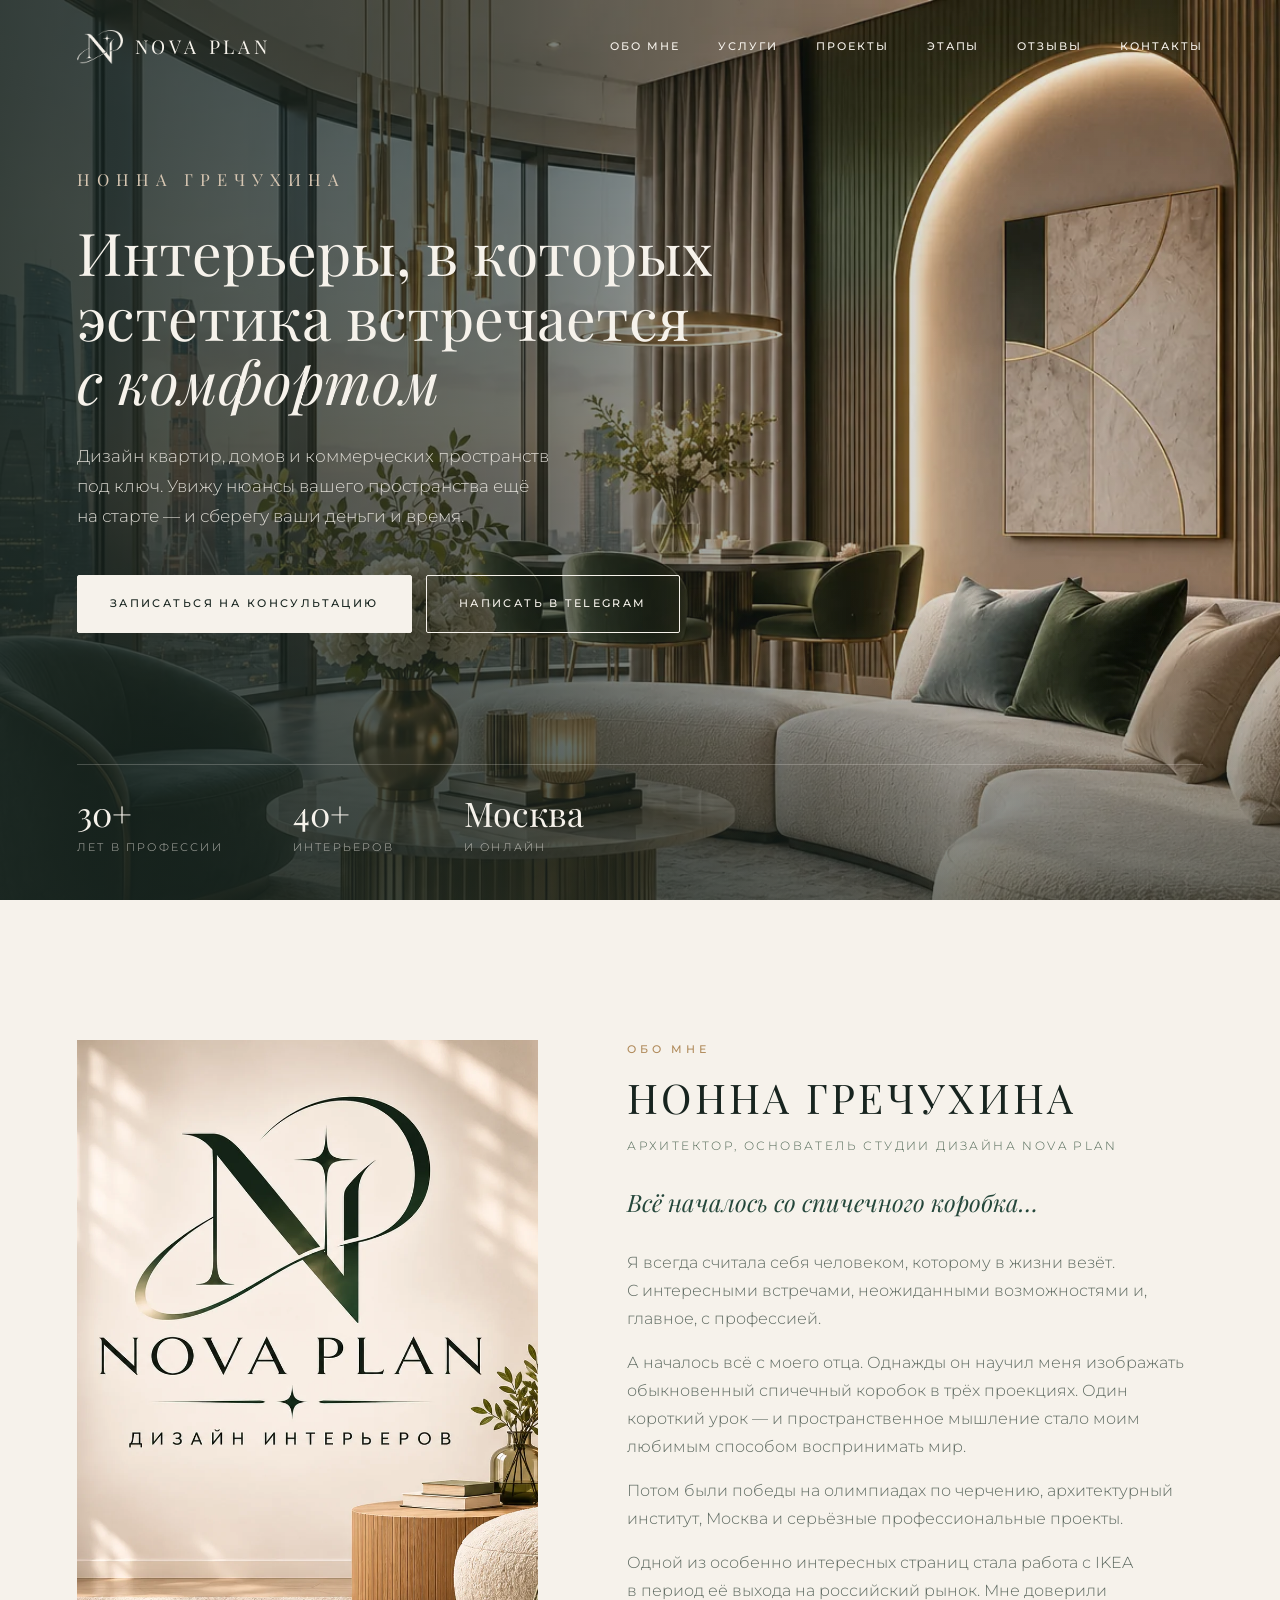
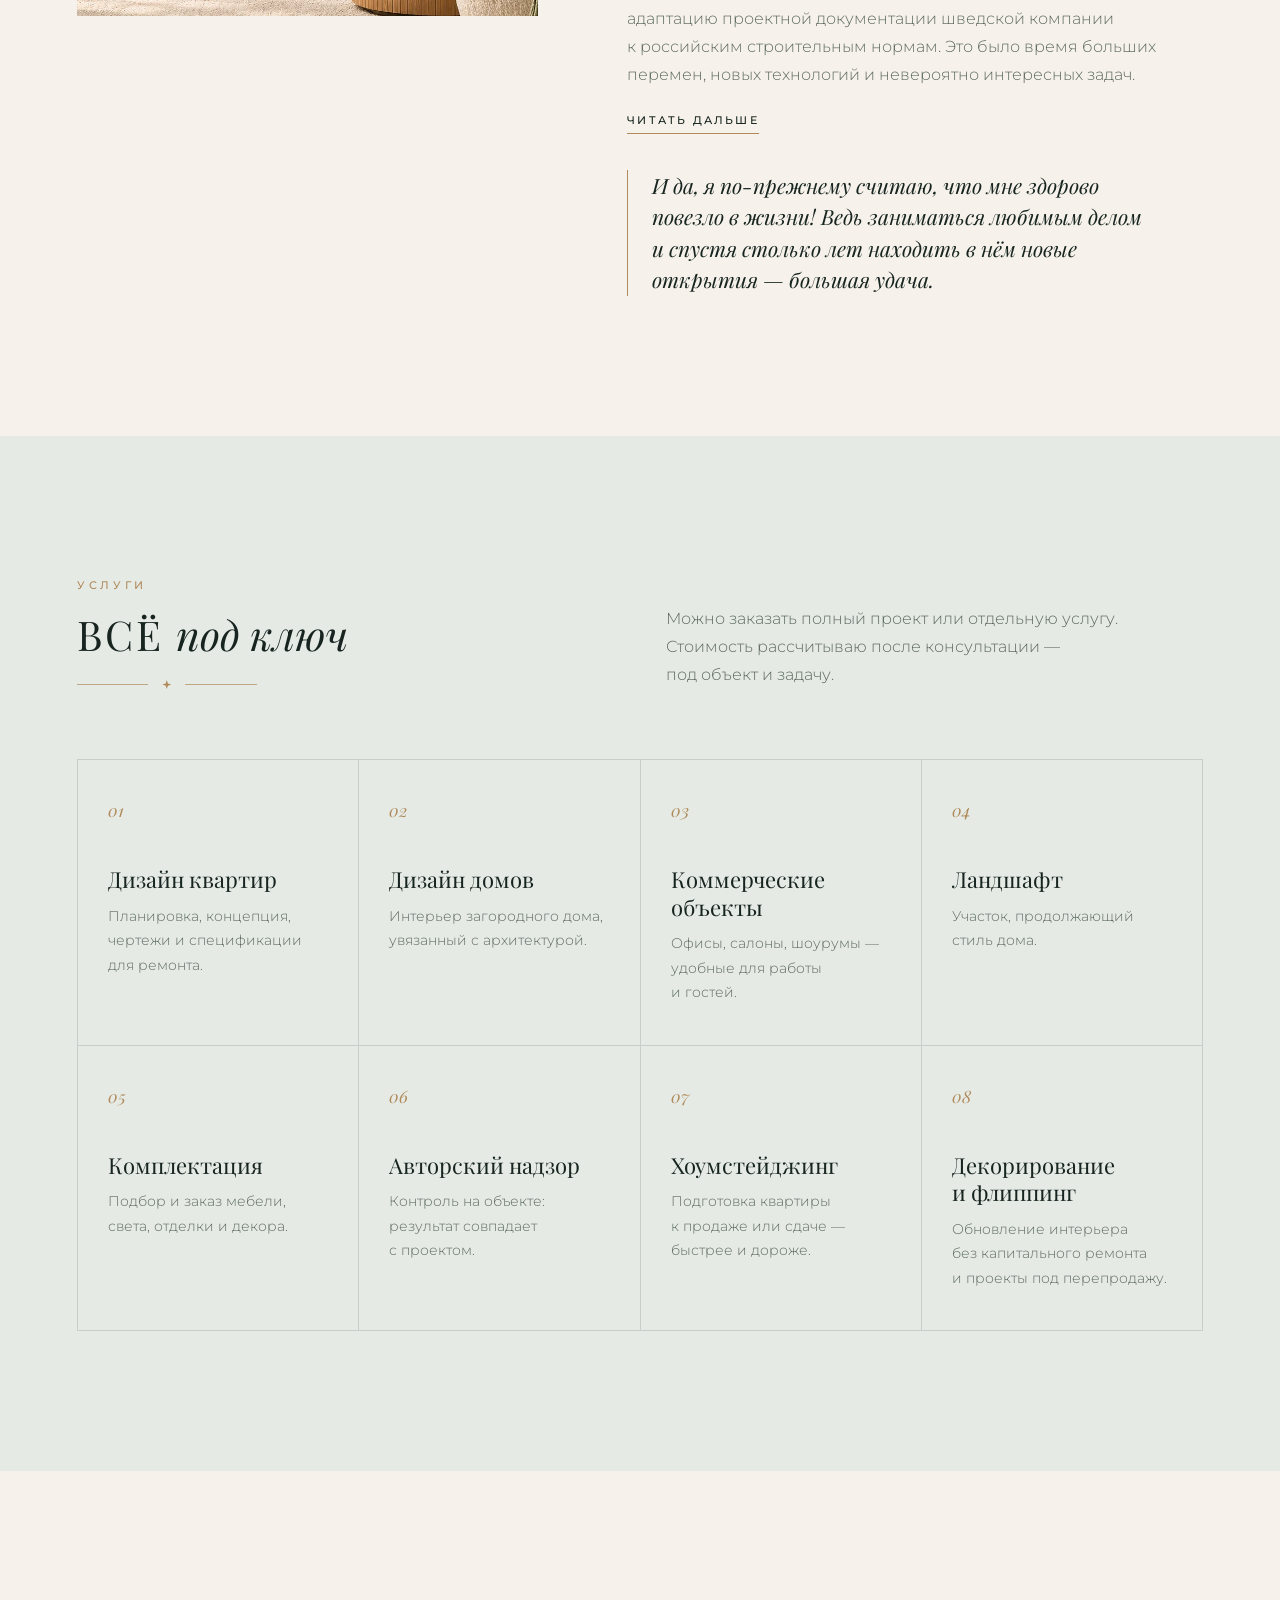
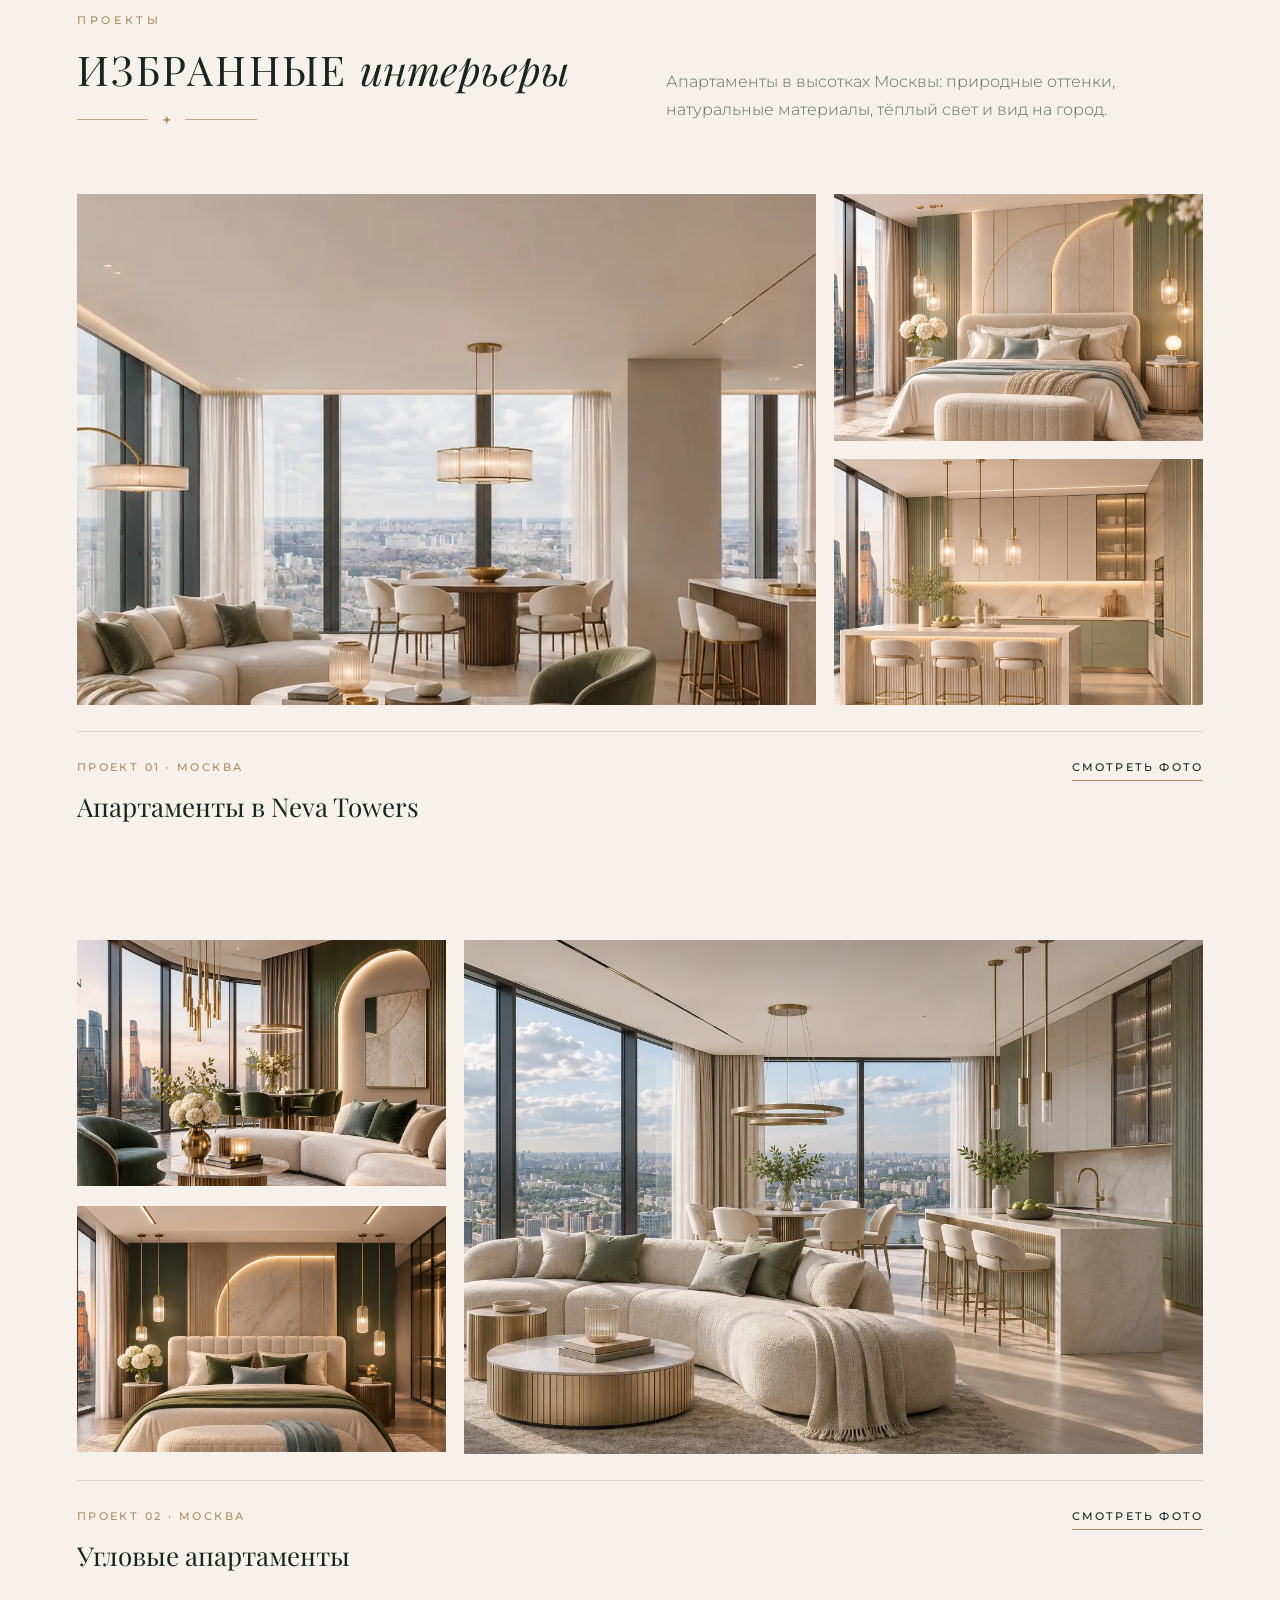
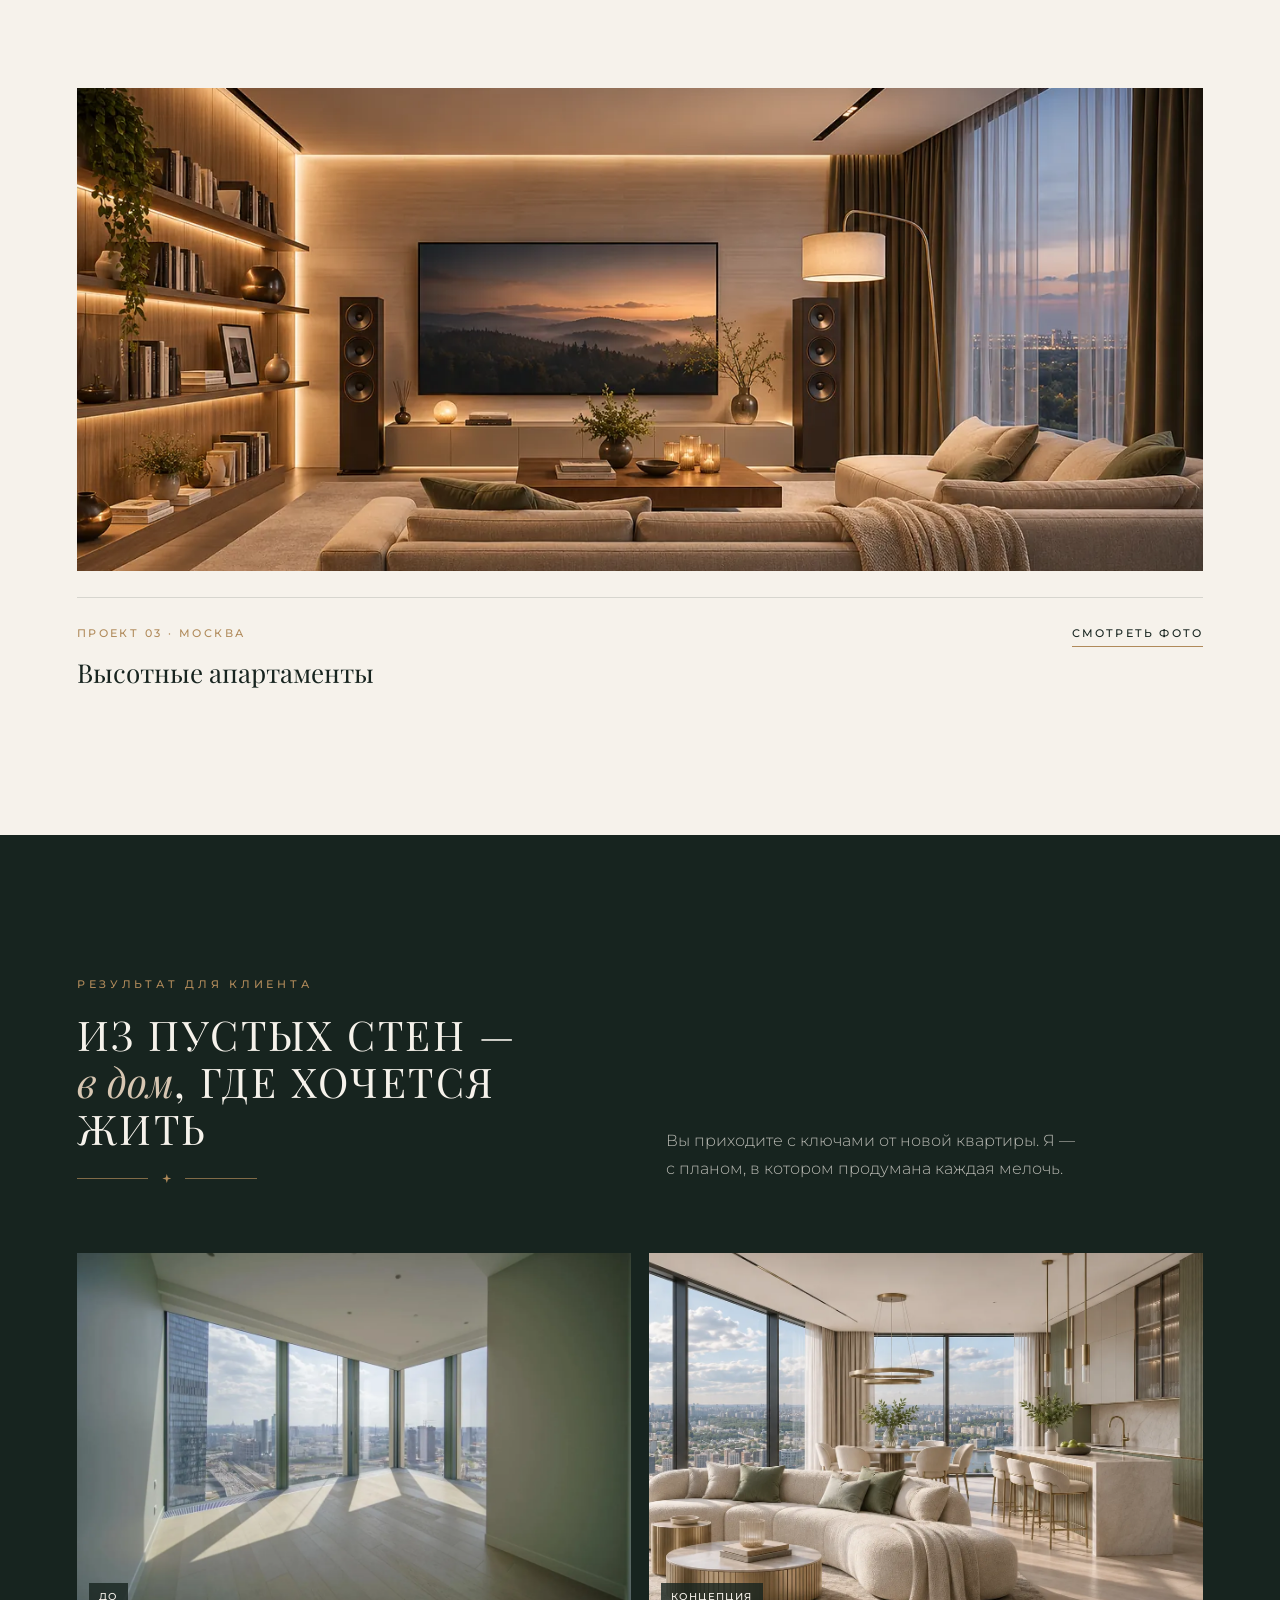
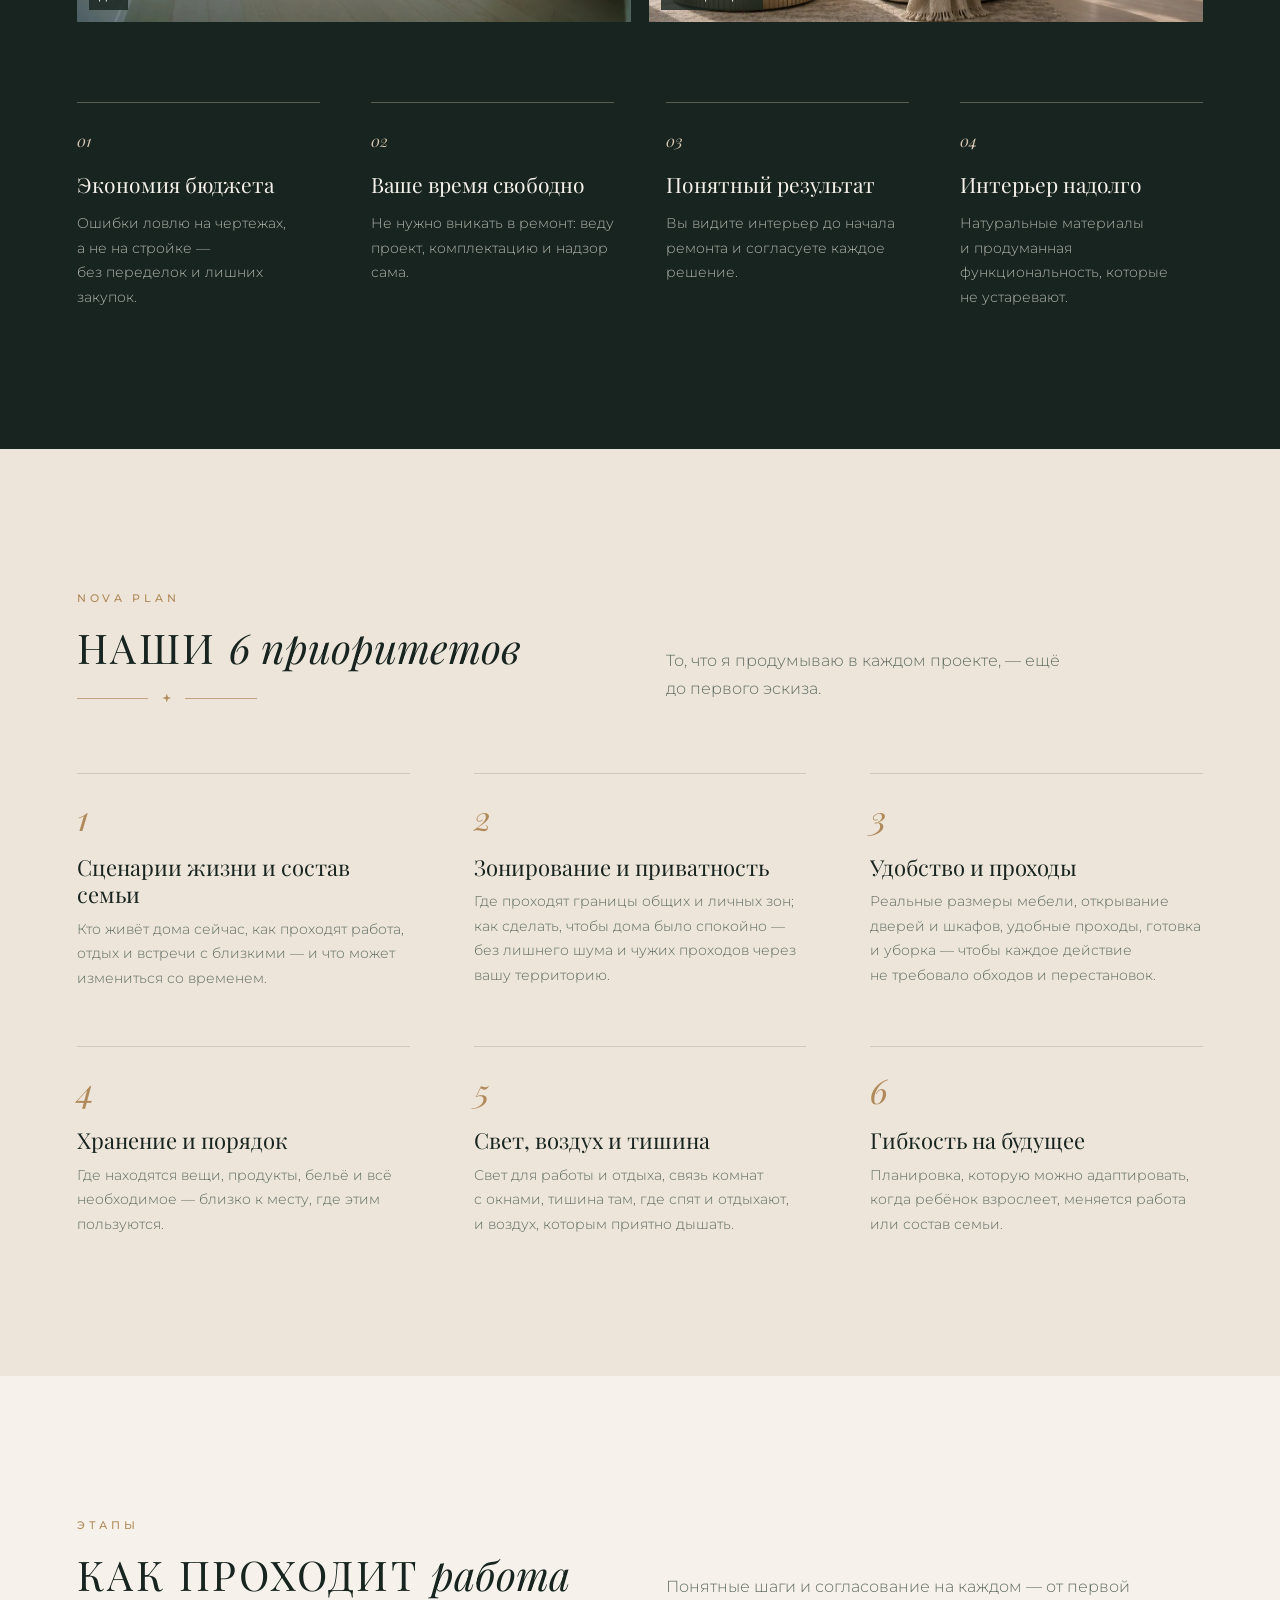
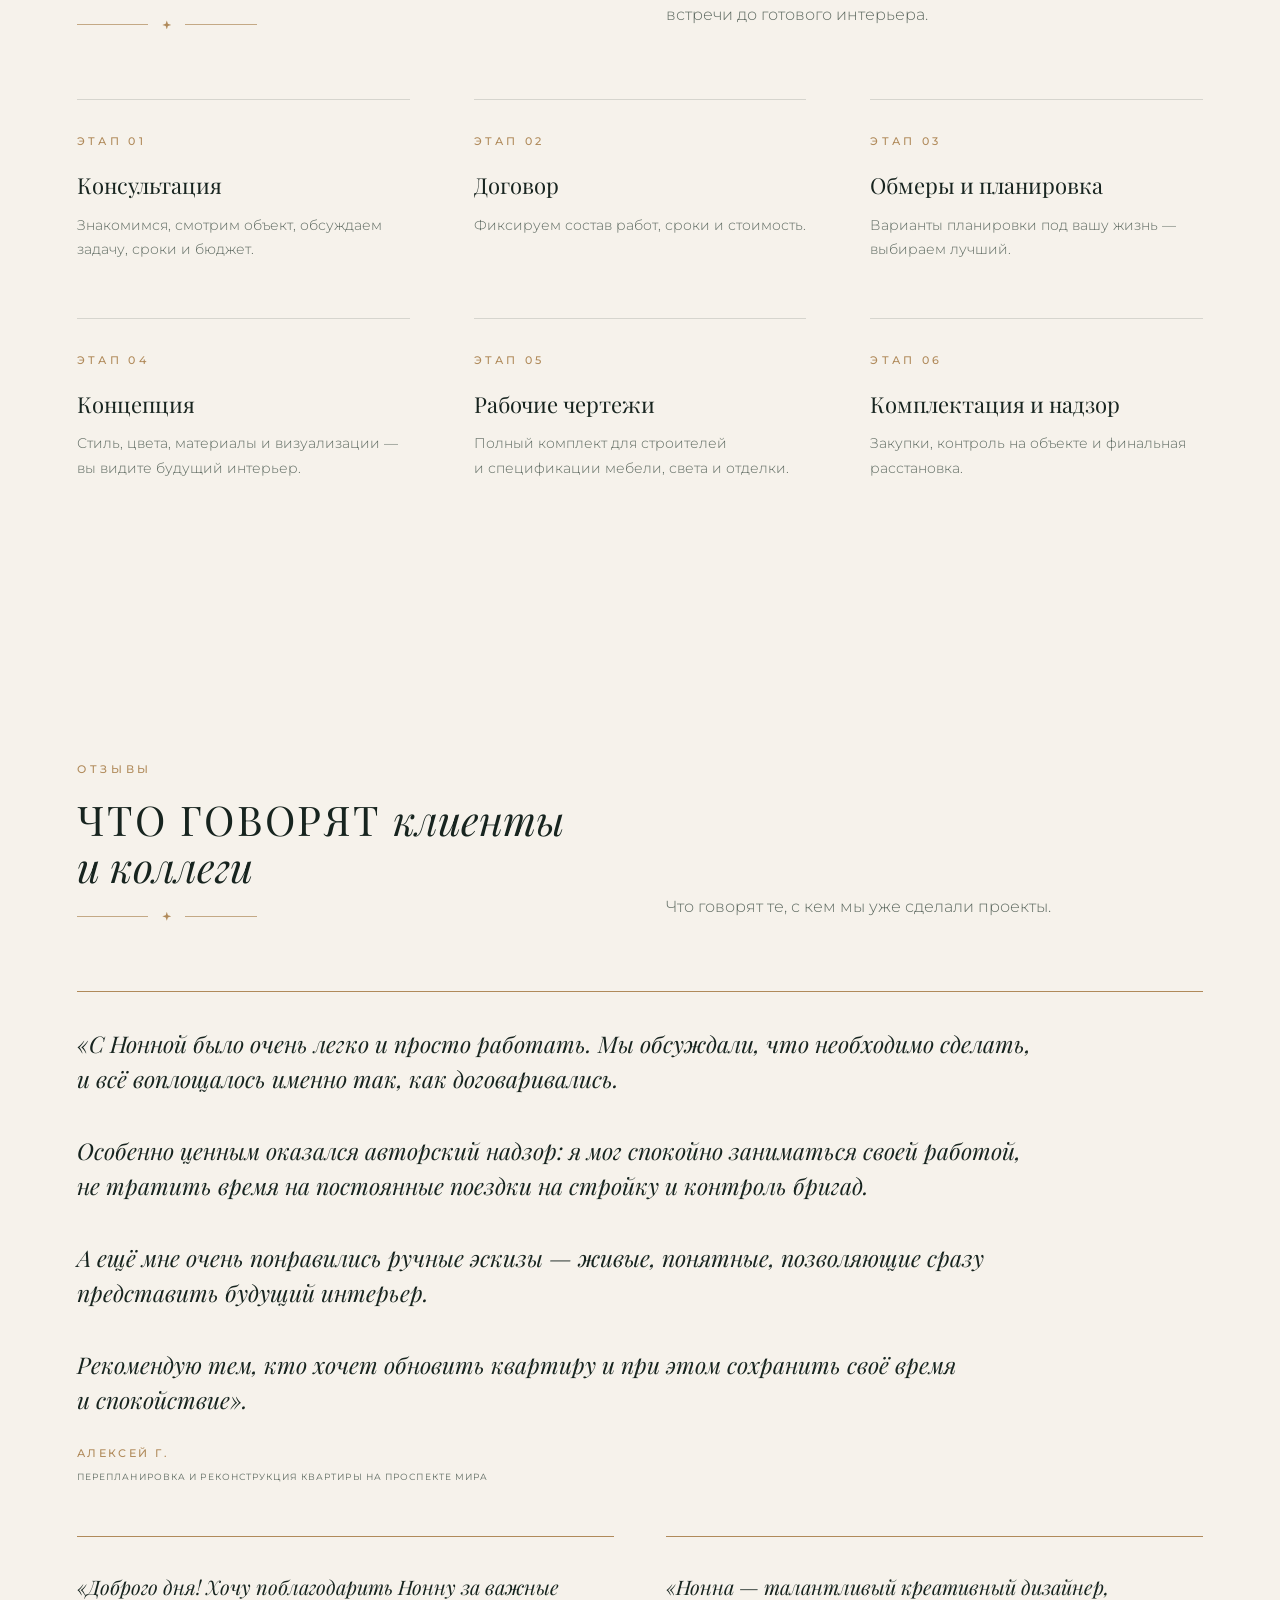
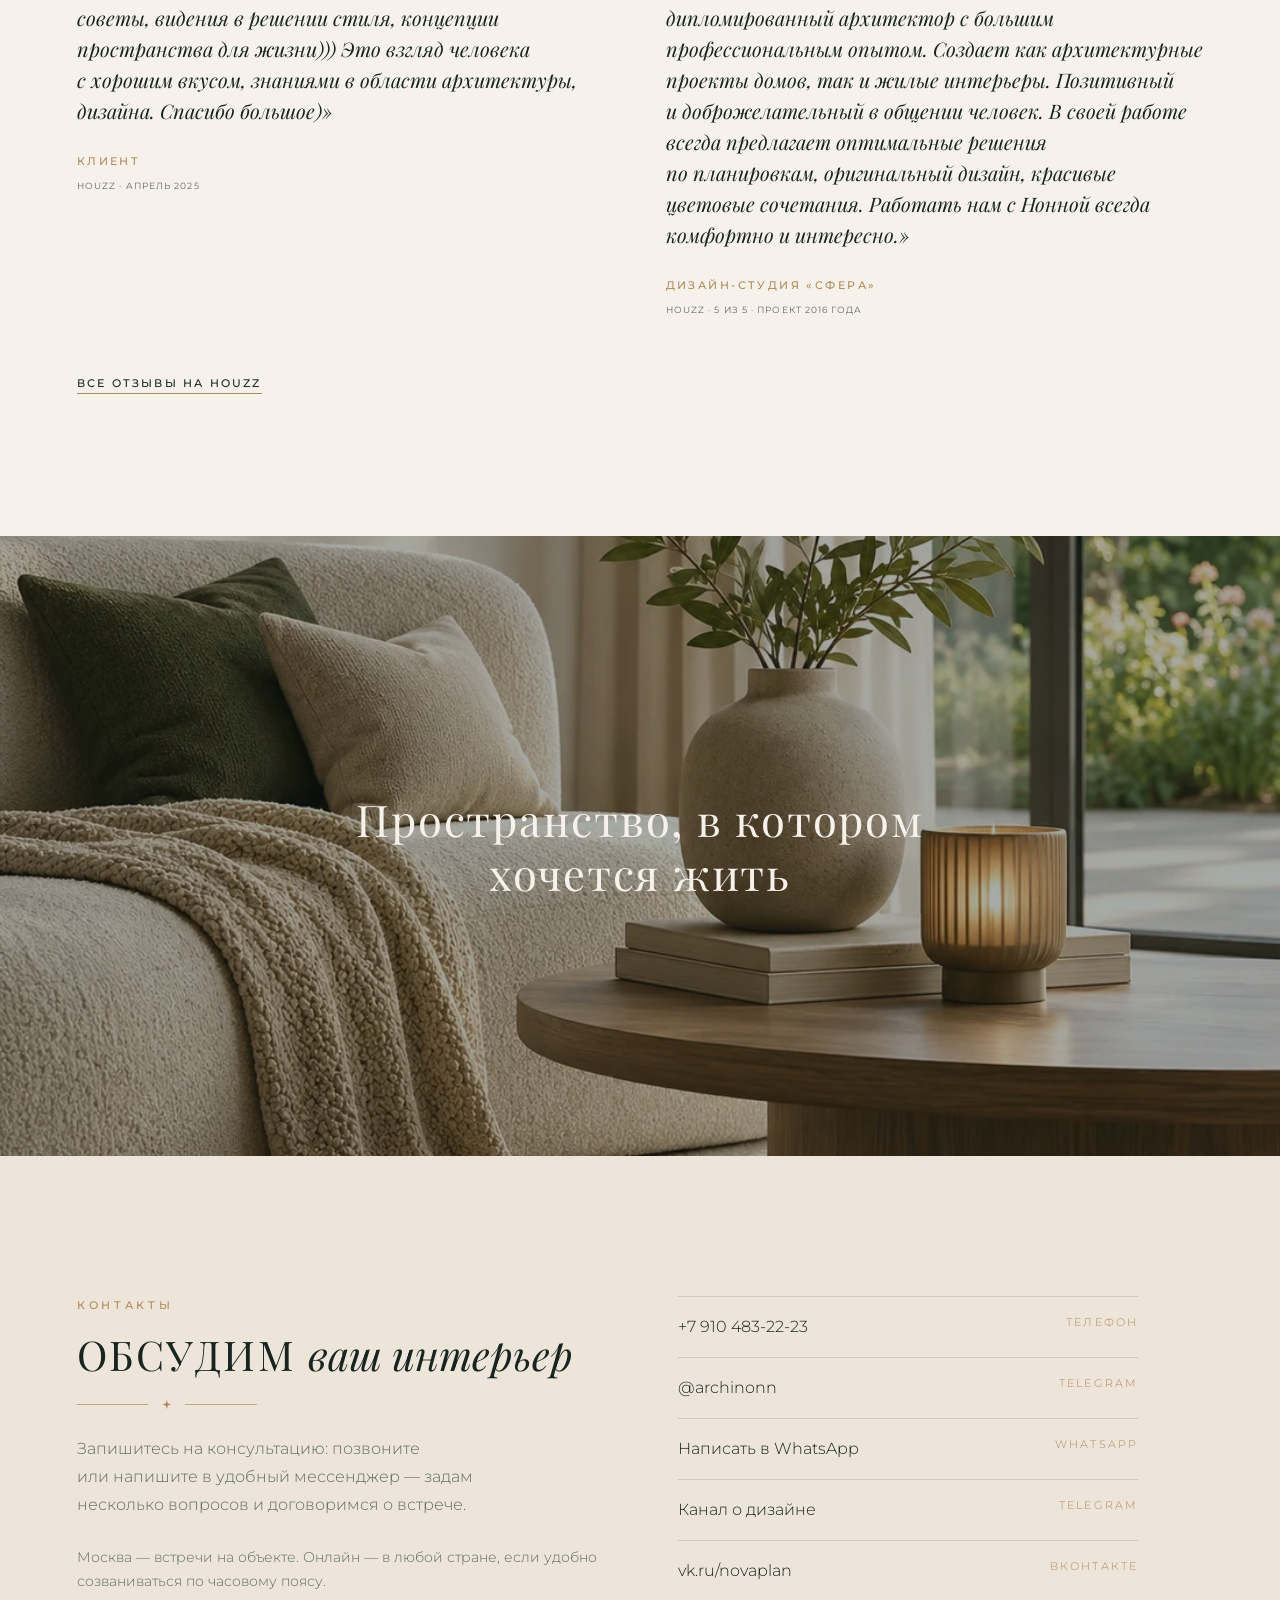
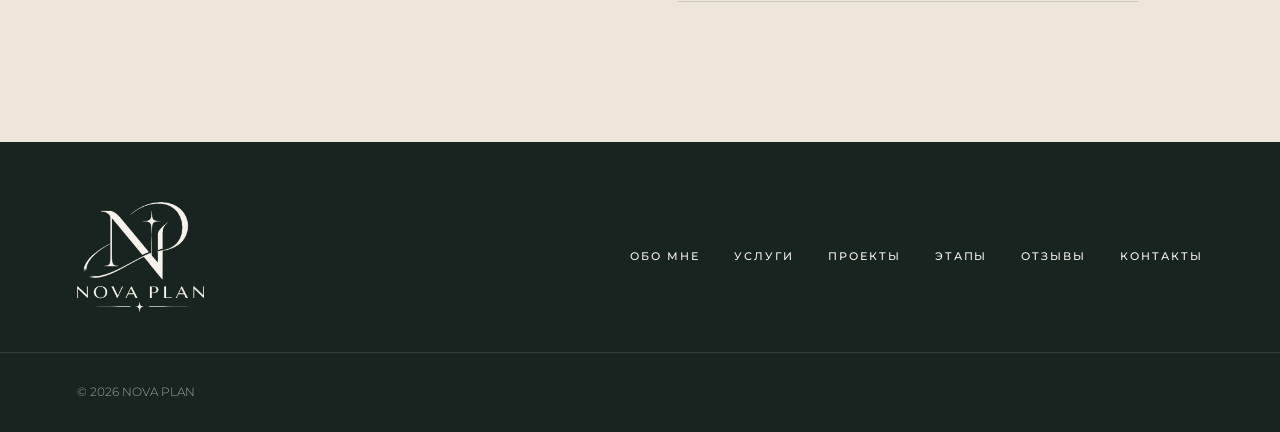
<file: index.html>
<!doctype html>
<html lang="ru">
<head>
<meta charset="utf-8">
<meta name="viewport" content="width=device-width, initial-scale=1">
<title>NOVA PLAN — студия дизайна интерьеров Нонны Гречухиной</title>
<meta name="description" content="Дизайн интерьеров квартир, домов и коммерческих пространств под ключ. Архитектор Нонна Гречухина, более 30 лет в профессии. Москва и онлайн.">
<meta property="og:type" content="website">
<meta property="og:title" content="NOVA PLAN — дизайн интерьеров под ключ">
<meta property="og:description" content="Интерьеры, в которых эстетика встречается с комфортом. Нонна Гречухина, архитектор и дизайнер.">
<meta property="og:image" content="img/og.jpg">
<meta property="og:locale" content="ru_RU">
<link rel="icon" type="image/png" href="favicon.png">
<link rel="apple-touch-icon" href="apple-touch-icon.png">
<link rel="stylesheet" href="fonts/fonts.css">
<style>
  :root { --paper:#F6F2EB; --sand:#EDE5D9; --mist:#E5EAE5; --ink:#17241F; --green:#25473B; --sage:#526957; --muted:#5f6b62;
    --gold:#B08A5A; --line:rgba(23,36,31,.14); --t:.4s cubic-bezier(.25,.6,.3,1); }
  * { box-sizing:border-box; margin:0; padding:0; }
  html { scroll-behavior:smooth; }
  body { background:var(--paper); color:var(--ink); font-family:'Montserrat',Arial,sans-serif; font-weight:300; font-size:16px; line-height:1.75; overflow-x:hidden; }
  a { color:inherit; }
  button { font:inherit; color:inherit; background:none; border:0; cursor:pointer; }
  img { display:block; width:100%; height:100%; object-fit:cover; }
  .wrap { padding-left:6vw; padding-right:6vw; }

  /* Общие элементы */
  .kicker { font-size:11px; font-weight:500; letter-spacing:.34em; text-transform:uppercase; color:var(--gold); }
  h2 { font-family:'Playfair Display',serif; font-weight:400; font-size:clamp(30px,3.2vw,48px); line-height:1.15; margin-top:16px; text-transform:uppercase; letter-spacing:.06em; }
  h2 em, h1 em { font-style:italic; text-transform:none; letter-spacing:0; }
  .star { display:flex; align-items:center; gap:14px; margin-top:22px; width:180px; color:var(--gold); }
  .star:before, .star:after { content:""; flex:1; height:1px; background:currentColor; opacity:.7; }
  .star i { width:9px; height:9px; background:currentColor; clip-path:polygon(50% 0,62% 38%,100% 50%,62% 62%,50% 100%,38% 62%,0 50%,38% 38%); }
  .center .star { margin-left:auto; margin-right:auto; }
  .btn { display:inline-block; padding:18px 32px; font-size:11px; font-weight:500; letter-spacing:.22em; text-transform:uppercase; text-decoration:none;
    border:1px solid currentColor; border-radius:2px; cursor:pointer; font-family:inherit; transition:background var(--t), color var(--t), border-color var(--t); }
  .btn.dark { background:var(--ink); color:var(--paper); border-color:var(--ink); }
  .btn.dark:hover { background:var(--green); border-color:var(--green); }
  .btn.light { background:var(--paper); color:var(--ink); border-color:var(--paper); }
  .btn.light:hover { background:transparent; color:var(--paper); }
  .btn.line:hover { background:var(--paper); color:var(--ink); border-color:var(--paper); }
  .ph { position:relative; overflow:hidden; }
  .ph img { transition:transform .9s cubic-bezier(.25,.6,.3,1); }
  .ph:hover img { transform:scale(1.03); }
  .ph img[data-lb] { cursor:zoom-in; }
  .tag { position:absolute; left:12px; bottom:12px; z-index:2; font-size:10px; font-weight:500; letter-spacing:.14em; text-transform:uppercase;
    color:var(--ink); background:rgba(246,242,235,.9); padding:5px 10px; pointer-events:none; }
  section.block { padding-top:140px; padding-bottom:140px; }
  .head { display:grid; grid-template-columns:1fr 1fr; gap:4vw; align-items:end; margin-bottom:70px; }
  .head p { color:var(--muted); max-width:470px; }
  .draft { margin-top:46px; padding:20px 24px; border-left:2px solid var(--gold); background:rgba(176,138,90,.08); font-size:14px; max-width:760px; color:var(--muted); }

  /* Появление при прокрутке */
  .js .rv { opacity:0; transform:translateY(24px); transition:opacity .9s ease, transform .9s ease; }
  .js .rv.in { opacity:1; transform:none; }

  /* Логотип и навигация */
  .logo { display:flex; align-items:center; gap:12px; text-decoration:none; white-space:nowrap; }
  .logo img { width:auto; height:34px; }
  .logo span { font-family:'Playfair Display',serif; font-size:19px; letter-spacing:.2em; }
  nav { display:flex; gap:38px; font-size:11px; font-weight:500; letter-spacing:.18em; text-transform:uppercase; }
  nav a { position:relative; text-decoration:none; padding:4px 0; }
  nav a:after { content:""; position:absolute; left:0; bottom:0; width:100%; height:1px; background:var(--gold); transform:scaleX(0); transform-origin:left;
    transition:transform var(--t); }
  nav a:hover:after { transform:scaleX(1); }
  .burger { display:none; width:44px; height:44px; position:relative; }
  .burger:before, .burger:after { content:""; position:absolute; left:9px; right:9px; height:1px; background:currentColor; transition:transform var(--t), top var(--t); }
  .burger:before { top:16px; } .burger:after { top:27px; }
  .menu-open .burger:before { top:22px; transform:rotate(45deg); }
  .menu-open .burger:after { top:22px; transform:rotate(-45deg); }

  /* Закреплённая шапка */
  .bar { position:fixed; z-index:50; top:0; left:0; right:0; display:flex; align-items:center; justify-content:space-between; gap:30px;
    padding-top:12px; padding-bottom:12px; background:rgba(246,242,235,.95); backdrop-filter:blur(10px); border-bottom:1px solid var(--line);
    transform:translateY(-101%); transition:transform var(--t); }
  .bar.show, .menu-open .bar { transform:none; }
  .bar .btn { padding:12px 20px; }
  .bar-right { display:flex; align-items:center; gap:38px; }

  /* Мобильное меню */
  .mnav { position:fixed; z-index:40; inset:0; background:var(--paper); padding:110px 20px 40px; display:flex; flex-direction:column; gap:6px;
    opacity:0; visibility:hidden; transition:opacity var(--t), visibility var(--t); }
  .menu-open .mnav { opacity:1; visibility:visible; }
  .mnav a:not(.btn) { font-family:'Playfair Display',serif; font-size:26px; letter-spacing:.06em; text-transform:uppercase; text-decoration:none; padding:12px 0; border-bottom:1px solid var(--line); }
  .mnav .btn { margin-top:30px; text-align:center; }

  /* Первый экран: полноэкранный кадр */
  .hero { position:relative; min-height:clamp(660px,100vh,980px); display:flex; flex-direction:column; color:var(--paper); background:var(--ink); }
  .hero .bg { position:absolute; inset:0; }
  .hero .bg img { object-position:60% 50%; }
  .hero .bg:after { content:""; position:absolute; inset:0; background:linear-gradient(90deg, rgba(23,36,31,.86) 0%, rgba(23,36,31,.62) 40%, rgba(23,36,31,.1) 75%),
    linear-gradient(0deg, rgba(23,36,31,.55) 0%, rgba(23,36,31,0) 35%); }
  .hero header { position:relative; display:flex; align-items:center; justify-content:space-between; padding:30px 0; }
  .hero-body { position:relative; flex:1; display:flex; flex-direction:column; justify-content:center; max-width:680px; padding-bottom:60px; }
  .sign { font-family:'Playfair Display',serif; font-size:clamp(15px,1.3vw,19px); letter-spacing:.42em; text-transform:uppercase; color:#D7C6B2; }
  h1 { font-family:'Playfair Display',serif; font-weight:400; font-size:clamp(40px,4.6vw,72px); line-height:1.1; margin:26px 0 28px; }
  .hero p { max-width:520px; font-size:17px; color:rgba(246,242,235,.85); }
  .btns { display:flex; gap:14px; margin-top:44px; flex-wrap:wrap; }
  .facts { position:relative; display:grid; grid-template-columns:repeat(3,auto); justify-content:start; gap:0 70px; padding:30px 0 40px; border-top:1px solid rgba(246,242,235,.22); }
  .facts b { display:block; font-family:'Playfair Display',serif; font-weight:400; font-size:34px; line-height:1.1; }
  .facts span { font-size:11px; letter-spacing:.2em; text-transform:uppercase; color:rgba(246,242,235,.7); }

  /* Обо мне */
  .about { display:grid; grid-template-columns:.8fr 1fr; gap:7vw; align-items:center; }
  .about .ph { aspect-ratio:4/5; max-width:480px; }
  .about .name { font-family:'Playfair Display',serif; font-size:clamp(32px,3.2vw,50px); line-height:1.12; margin-top:16px; text-transform:uppercase; letter-spacing:.08em; }
  .about .role { margin-top:14px; font-size:12px; letter-spacing:.2em; text-transform:uppercase; color:var(--sage); }
  .about .bio { margin-top:30px; color:var(--muted); max-width:560px; }
  .about .bio + .bio { margin-top:16px; }
  .about { align-items:start; }
  .about > .ph { position:sticky; top:110px; }
  .about .intro { margin-top:30px; font-family:'Playfair Display',serif; font-style:italic; font-size:24px; line-height:1.35; color:var(--green); }
  .about details { max-width:560px; }
  .about summary { margin-top:22px; display:inline-block; cursor:pointer; list-style:none; font-size:11px; font-weight:500; letter-spacing:.2em; text-transform:uppercase; border-bottom:1px solid var(--gold); padding-bottom:3px; }
  .about summary::-webkit-details-marker { display:none; }
  .about details[open] summary { display:none; }
  .about details .bio:first-of-type { margin-top:16px; }
  .quote { margin-top:36px; padding-left:24px; border-left:1px solid var(--gold); font-family:'Playfair Display',serif; font-style:italic; font-size:21px; line-height:1.5; max-width:540px; }

  /* Услуги */
  .services { background:var(--mist); }
  .svc { display:grid; grid-template-columns:repeat(4,minmax(0,1fr)); border-top:1px solid var(--line); border-left:1px solid var(--line); }
  .svc div { padding:36px 30px 40px; min-height:230px; border-right:1px solid var(--line); border-bottom:1px solid var(--line); transition:background var(--t); }
  .svc div:hover { background:var(--paper); }
  .svc b { font-family:'Playfair Display',serif; font-style:italic; font-weight:400; font-size:17px; color:var(--gold); }
  .svc h4 { font-family:'Playfair Display',serif; font-weight:400; font-size:22px; line-height:1.25; margin:40px 0 10px; }
  .svc p { font-size:14px; color:var(--muted); }
  .svc-note { margin-top:34px; font-size:14px; color:var(--muted); }

  /* Портфолио */
  .proj { display:grid; grid-template-columns:2fr 1fr; gap:18px; }
  .proj + .proj { margin-top:110px; }
  .proj .main { min-height:100%; }
  .proj .side { display:grid; grid-template-rows:1fr 1fr; gap:18px; }
  .proj .side .ph { aspect-ratio:3/2; }
  .proj.rev { grid-template-columns:1fr 2fr; }
  .proj.rev .main { order:2; }
  .proj.wide { grid-template-columns:1fr; }
  .proj.wide .main { aspect-ratio:21/9; }
  .pcap { order:3; grid-column:1/-1; display:flex; justify-content:space-between; align-items:baseline; gap:20px; margin-top:8px; padding-top:20px; border-top:1px solid var(--line); flex-wrap:wrap; }
  .pcap span { font-size:11px; font-weight:500; letter-spacing:.22em; text-transform:uppercase; color:var(--gold); }
  .pcap b { font-family:'Playfair Display',serif; font-weight:400; font-size:26px; display:block; margin-top:4px; }
  .pcap button { font-size:11px; font-weight:500; letter-spacing:.2em; text-transform:uppercase; border-bottom:1px solid var(--gold); padding-bottom:3px; }

  /* Результат для клиента */
  .result { background:var(--ink); color:var(--paper); }
  .result h2 em { color:#D7C6B2; }
  .result .head p { color:rgba(246,242,235,.72); }
  .ba { display:grid; grid-template-columns:1fr 1fr; gap:18px; }
  .ba .ph { aspect-ratio:3/2; }
  .ba .tag { background:rgba(23,36,31,.8); color:var(--paper); }
  .gains { display:grid; grid-template-columns:repeat(4,1fr); gap:4vw; margin-top:80px; }
  .gains div { border-top:1px solid rgba(215,198,178,.35); padding-top:24px; }
  .gains span { font-family:'Playfair Display',serif; font-style:italic; color:#D7C6B2; }
  .gains h4 { font-family:'Playfair Display',serif; font-weight:400; font-size:21px; margin:10px 0 8px; }
  .gains p { font-size:14px; color:rgba(246,242,235,.7); }

  /* Этапы */
  .steps { display:grid; grid-template-columns:repeat(3,1fr); gap:56px 5vw; }
  .steps div { border-top:1px solid var(--line); padding-top:26px; }
  .steps span { font-size:11px; font-weight:500; letter-spacing:.3em; text-transform:uppercase; color:var(--gold); }
  .steps h4 { font-family:'Playfair Display',serif; font-weight:400; font-size:22px; margin:12px 0 8px; }
  .steps p { font-size:14px; color:var(--muted); }

  /* 6 приоритетов */
  .prio-sec { background:var(--sand); }
  .prio { display:grid; grid-template-columns:repeat(3,1fr); gap:56px 5vw; }
  .prio div { border-top:1px solid var(--line); padding-top:26px; }
  .prio b { font-family:'Playfair Display',serif; font-style:italic; font-weight:400; font-size:34px; color:var(--gold); line-height:1; }
  .prio h4 { font-family:'Playfair Display',serif; font-weight:400; font-size:22px; line-height:1.25; margin:14px 0 8px; }
  .prio p { font-size:14px; color:var(--muted); }

  /* Отзывы */
  .revs { display:grid; grid-template-columns:1fr 1fr; gap:4vw; }
  .rev-card { border-top:1px solid var(--gold); padding-top:34px; }
  .rev-card blockquote { font-family:'Playfair Display',serif; font-style:italic; font-size:20px; line-height:1.55; }
  .rev-card.wide { grid-column:1/-1; }
  .rev-card.wide blockquote { font-size:23px; max-width:980px; }
  .rev-card .who { margin-top:26px; font-size:11px; font-weight:500; letter-spacing:.22em; text-transform:uppercase; color:var(--gold); }
  .rev-card .who small { display:block; margin-top:6px; letter-spacing:.12em; color:var(--muted); font-weight:400; }
  .revs-more { margin-top:50px; }
  .revs-more a { font-size:11px; font-weight:500; letter-spacing:.2em; text-transform:uppercase; text-decoration:none; border-bottom:1px solid var(--gold); padding-bottom:3px; }

  /* Атмосферная полоса */
  .mood { position:relative; height:clamp(320px,52vw,620px); }
  .mood:after { content:""; position:absolute; inset:0; background:rgba(23,36,31,.38); }
  .mood p { position:absolute; z-index:2; left:0; right:0; top:50%; transform:translateY(-50%); text-align:center; color:var(--paper);
    font-family:'Playfair Display',serif; font-size:clamp(26px,3.4vw,50px); line-height:1.25; letter-spacing:.04em; padding:0 20px; }

  /* Заявка и контакты */
  .contact { background:var(--sand); }
  .cgrid { display:grid; grid-template-columns:1fr 1fr; gap:6vw; align-items:start; }
  .contact p.lead { color:var(--muted); margin-top:26px; max-width:460px; }
  .links { margin-top:0; display:grid; gap:0; max-width:460px; border-top:1px solid var(--line); }
  .links a { display:flex; justify-content:space-between; gap:20px; padding:16px 0; border-bottom:1px solid var(--line); text-decoration:none; transition:color var(--t); }
  .links a:hover { color:var(--green); }
  .links small { font-size:11px; letter-spacing:.2em; text-transform:uppercase; color:var(--gold); }
  .geo { margin-top:26px; font-size:14px; color:var(--muted); }

  footer { background:var(--ink); color:rgba(246,242,235,.62); font-size:12px; }
  .ftop { display:flex; justify-content:space-between; align-items:center; gap:30px; padding-top:60px; padding-bottom:40px; border-bottom:1px solid rgba(246,242,235,.12); flex-wrap:wrap; }
  .ftop img { width:auto; height:110px; }
  .ftop nav { color:var(--paper); flex-wrap:wrap; gap:16px 34px; }
  .frow { display:flex; justify-content:space-between; align-items:center; gap:16px 30px; padding-top:28px; padding-bottom:30px; flex-wrap:wrap; }
  .frow a { text-decoration:none; transition:color var(--t); }
  .frow a:hover { color:var(--paper); }
  .credit { display:flex; align-items:center; gap:10px; font-size:13px; white-space:nowrap; }
  .credit img { width:34px; height:34px; border-radius:50%; background:#f4f1ec; object-fit:contain; }

  /* Лайтбокс */
  .lb { position:fixed; z-index:100; inset:0; background:rgba(16,24,21,.95); display:flex; align-items:center; justify-content:center;
    opacity:0; visibility:hidden; transition:opacity var(--t), visibility var(--t); }
  .lb.open { opacity:1; visibility:visible; }
  .lb img { width:auto; height:auto; max-width:88vw; max-height:84vh; object-fit:contain; box-shadow:0 30px 80px rgba(0,0,0,.5); }
  .arr { width:48px; height:48px; border-radius:50%; display:grid; place-items:center; position:absolute; top:50%; margin-top:-24px;
    border:1px solid rgba(255,255,255,.3); color:#fff; transition:background var(--t), border-color var(--t); }
  .arr:hover { background:var(--gold); border-color:var(--gold); }
  .arr svg { width:18px; height:18px; }
  .lb .prev { left:3vw; } .lb .next { right:3vw; }
  .lb .close { position:absolute; top:22px; right:26px; color:#fff; font-size:34px; line-height:1; width:48px; height:48px; }
  .lb .lbc { position:absolute; bottom:24px; left:0; right:0; text-align:center; color:#D7C6B2; font-size:12px; letter-spacing:.2em; }

  /* Плавающая кнопка заявки */
  .float { display:none; position:fixed; z-index:30; right:18px; bottom:18px; width:58px; height:58px; border-radius:50%; background:var(--green);
    color:#fff; place-items:center; box-shadow:0 12px 30px rgba(0,0,0,.22); }
  .float svg { width:26px; height:26px; }

  @media (max-width:1100px) {
    .svc { grid-template-columns:repeat(2,minmax(0,1fr)); }
    .gains { grid-template-columns:repeat(2,1fr); gap:40px 5vw; }
  }
  @media (max-width:900px) {
    body { font-size:15px; }
    .wrap { padding-left:20px; padding-right:20px; }
    section.block { padding-top:90px; padding-bottom:90px; }
    nav, .bar .btn { display:none; } .burger { display:block; margin-right:-10px; }
    .ftop nav { display:flex; font-size:10px; }
    .logo img { height:28px; } .logo span { font-size:16px; }
    .hero { min-height:100svh; }
    .hero header { padding:16px 0; }
    .hero .bg img { object-position:66% 50%; }
    .hero .bg:after { background:linear-gradient(0deg, rgba(23,36,31,.92) 0%, rgba(23,36,31,.7) 55%, rgba(23,36,31,.35) 100%); }
    .hero-body { justify-content:flex-end; padding:60px 0 30px; }
    .sign { letter-spacing:.3em; }
    h1 { font-size:36px; margin:18px 0 18px; }
    .hero p { font-size:15px; }
    .btns { flex-direction:column; margin-top:30px; } .btn { text-align:center; }
    .facts { grid-template-columns:repeat(3,1fr); gap:0 14px; padding:22px 0 26px; }
    .facts b { font-size:24px; } .facts span { font-size:9px; letter-spacing:.12em; }
    .head, .about, .cgrid { grid-template-columns:1fr; gap:30px; }
    .head { margin-bottom:40px; }
    .svc { grid-template-columns:1fr; }
    .svc div { min-height:0; padding:26px 22px; }
    .svc h4 { margin:12px 0 6px; }
    .proj, .proj.rev { grid-template-columns:1fr; gap:10px; }
    .proj.rev .main { order:0; }
    .proj .main { min-height:0; aspect-ratio:4/3; }
    .proj .side { grid-template-rows:none; grid-template-columns:1fr 1fr; gap:10px; }
    .proj .side .ph { aspect-ratio:4/3; }
    .proj.wide .main { aspect-ratio:4/3; }
    .proj + .proj { margin-top:70px; }
    .pcap b { font-size:22px; }
    .ba { grid-template-columns:1fr; gap:10px; }
    .gains, .steps, .prio, .revs { grid-template-columns:1fr; gap:30px; }
  .about > .ph { position:relative; top:0; }
  .about .intro { font-size:20px; }
  .rev-card blockquote, .rev-card.wide blockquote { font-size:18px; }
    .gains { margin-top:50px; }
    .ftop img { height:80px; }
    .lb .arr { display:none; }
    .float { display:grid; }
  }
</style>
</head>
<body>

<!-- Закреплённая шапка: появляется после первого экрана -->
<div class="bar wrap" id="bar">
  <a class="logo" href="#top"><img src="img/mono-dark.png" alt=""><span>NOVA PLAN</span></a>
  <div class="bar-right">
    <nav><a href="#about">Обо мне</a><a href="#services">Услуги</a><a href="#portfolio">Проекты</a><a href="#steps">Этапы</a><a href="#reviews">Отзывы</a><a href="#contact">Контакты</a></nav>
    <a class="btn dark" href="#contact">Консультация</a>
    <button class="burger" aria-label="Меню"></button>
  </div>
</div>

<div class="mnav" id="mnav">
  <a href="#about">Обо мне</a><a href="#services">Услуги</a><a href="#portfolio">Проекты</a><a href="#result">Результат</a><a href="#steps">Этапы</a><a href="#reviews">Отзывы</a><a href="#contact">Контакты</a>
  <a class="btn dark" href="#contact">Записаться на консультацию</a>
</div>

<section class="hero wrap" id="top">
  <div class="bg"><img src="img/hero.webp" alt="Гостиная в апартаментах с видом на Москва-Сити: светлый диван, зелёные акценты, латунные светильники"></div>
  <header>
    <a class="logo" href="#top"><img src="img/mono-light.png" alt=""><span>NOVA PLAN</span></a>
    <nav><a href="#about">Обо мне</a><a href="#services">Услуги</a><a href="#portfolio">Проекты</a><a href="#steps">Этапы</a><a href="#reviews">Отзывы</a><a href="#contact">Контакты</a></nav>
    <button class="burger" aria-label="Меню"></button>
  </header>
  <div class="hero-body rv">
    <div class="sign">Нонна Гречухина</div>
    <h1>Интерьеры, в которых эстетика встречается <em>с комфортом</em></h1>
    <p>Дизайн квартир, домов и коммерческих пространств под ключ. Увижу нюансы вашего пространства ещё на старте — и сберегу ваши деньги и время.</p>
    <div class="btns">
      <a class="btn light" href="#contact">Записаться на консультацию</a>
      <a class="btn line" href="https://t.me/archinonn" target="_blank" rel="noopener">Написать в Telegram</a>
    </div>
  </div>
  <div class="facts rv">
    <div><b>30+</b><span>лет в профессии</span></div>
    <div><b>40+</b><span>интерьеров</span></div>
    <div><b>Москва</b><span>и онлайн</span></div>
  </div>
</section>

<section class="block wrap" id="about">
  <div class="about">
    <div class="ph rv"><img src="img/about.webp" loading="lazy" alt="Логотип студии NOVA PLAN на стене светлого интерьера" data-lb></div>
    <div class="rv">
      <div class="kicker">Обо мне</div>
      <div class="name">Нонна Гречухина</div>
      <div class="role">Архитектор, основатель студии дизайна NOVA PLAN</div>
      <p class="intro">Всё началось со спичечного коробка…</p>
      <p class="bio">Я всегда считала себя человеком, которому в жизни везёт. С интересными встречами, неожиданными возможностями и, главное, с профессией.</p>
      <p class="bio">А началось всё с моего отца. Однажды он научил меня изображать обыкновенный спичечный коробок в трёх проекциях. Один короткий урок — и пространственное мышление стало моим любимым способом воспринимать мир.</p>
      <p class="bio">Потом были победы на олимпиадах по черчению, архитектурный институт, Москва и серьёзные профессиональные проекты.</p>
      <p class="bio">Одной из особенно интересных страниц стала работа с IKEA в период её выхода на российский рынок. Мне доверили адаптацию проектной документации шведской компании к российским строительным нормам. Это было время больших перемен, новых технологий и невероятно интересных задач.</p>
      <details>
        <summary>Читать дальше</summary>
        <p class="bio">За более чем 30 лет работы в архитектуре мне довелось участвовать в проектах разного масштаба — от крупных общественных объектов до частных интерьеров. И я убедилась: масштаб не определяет сложность задачи. Иногда найти идеальное решение для небольшой квартиры не менее интересно, чем для большого здания.</p>
        <p class="bio">Со временем я освоила и коучинг. Это оказалось неожиданно полезным дополнением к архитектурной профессии: ведь хороший проект начинается с умения не только видеть пространство, но и слышать человека.</p>
        <p class="bio">Сегодня в студии NOVA PLAN я занимаюсь тем, что мне особенно интересно, — создаю продуманные пространства для жизни. Красивые, функциональные, удобные. Такие, где архитектура не спорит с привычками хозяев, а деликатно им соответствует.</p>
        <p class="bio">Я люблю находить неожиданные решения, видеть возможности там, где другие замечают лишь ограничения, и превращать сложные задачи в простые и элегантные решения.</p>
      </details>
      <p class="quote">И да, я по-прежнему считаю, что мне здорово повезло в жизни! Ведь заниматься любимым делом и спустя столько лет находить в нём новые открытия — большая удача.</p>
    </div>
  </div>
</section>

<section class="block services" id="services">
  <div class="wrap">
    <div class="head rv">
      <div><div class="kicker">Услуги</div><h2>Всё <em>под ключ</em></h2><div class="star"><i></i></div></div>
      <p>Можно заказать полный проект или отдельную услугу. Стоимость рассчитываю после консультации — под объект и задачу.</p>
    </div>
    <div class="svc rv">
      <div><b>01</b><h4>Дизайн квартир</h4><p>Планировка, концепция, чертежи и спецификации для ремонта.</p></div>
      <div><b>02</b><h4>Дизайн домов</h4><p>Интерьер загородного дома, увязанный с архитектурой.</p></div>
      <div><b>03</b><h4>Коммерческие объекты</h4><p>Офисы, салоны, шоурумы — удобные для работы и гостей.</p></div>
      <div><b>04</b><h4>Ландшафт</h4><p>Участок, продолжающий стиль дома.</p></div>
      <div><b>05</b><h4>Комплектация</h4><p>Подбор и заказ мебели, света, отделки и декора.</p></div>
      <div><b>06</b><h4>Авторский надзор</h4><p>Контроль на объекте: результат совпадает с проектом.</p></div>
      <div><b>07</b><h4>Хоумстейджинг</h4><p>Подготовка квартиры к продаже или сдаче — быстрее и дороже.</p></div>
      <div><b>08</b><h4>Декорирование и флиппинг</h4><p>Обновление интерьера без капитального ремонта и проекты под перепродажу.</p></div>
    </div>
  </div>
</section>

<section class="block wrap" id="portfolio">
  <div class="head rv">
    <div><div class="kicker">Проекты</div><h2>Избранные <em>интерьеры</em></h2><div class="star"><i></i></div></div>
    <p>Апартаменты в высотках Москвы: природные оттенки, натуральные материалы, тёплый свет и вид на город.</p>
  </div>

  <div class="proj rv">
    <div class="ph main"><img src="img/p1-living.webp" loading="lazy" alt="Гостиная-столовая в Neva Towers с панорамными окнами" data-lb></div>
    <div class="side">
      <div class="ph"><img src="img/p1-bedroom.webp" loading="lazy" alt="Спальня с аркой и латунными подвесами" data-lb></div>
      <div class="ph"><img src="img/p1-kitchen.webp" loading="lazy" alt="Кухня-остров в светлом камне и шалфейно-зелёных фасадах" data-lb></div>
    </div>
    <div class="pcap"><div><span>Проект 01 · Москва</span><b>Апартаменты в Neva Towers</b></div><button data-open>Смотреть фото</button></div>
  </div>

  <div class="proj rev rv">
    <div class="ph main"><img src="img/p2-living.webp" loading="lazy" alt="Угловая гостиная с кухней и видом на город" data-lb></div>
    <div class="side">
      <div class="ph"><img src="img/hero.webp" loading="lazy" alt="Гостиная с зелёной стеной и видом на Москва-Сити" data-lb></div>
      <div class="ph"><img src="img/p3-bedroom.webp" loading="lazy" alt="Спальня с зелёными панелями и мраморной аркой" data-lb></div>
    </div>
    <div class="pcap"><div><span>Проект 02 · Москва</span><b>Угловые апартаменты</b></div><button data-open>Смотреть фото</button></div>
  </div>

  <div class="proj wide rv">
    <div class="ph main"><img src="img/p3-living.webp" loading="lazy" alt="Гостиная с подсвеченными полками и закатом за окном" data-lb></div>
    <div class="ph" hidden><img src="img/p3-hall.webp" loading="lazy" alt="Светлая гостиная с медиа-зоной" data-lb></div>
    <div class="pcap"><div><span>Проект 03 · Москва</span><b>Высотные апартаменты</b></div><button data-open>Смотреть фото</button></div>
  </div>
</section>

<section class="block result" id="result">
  <div class="wrap">
    <div class="head rv">
      <div><div class="kicker">Результат для клиента</div><h2>Из пустых стен — <em>в дом</em>, где хочется жить</h2><div class="star"><i></i></div></div>
      <p>Вы приходите с ключами от новой квартиры. Я — с планом, в котором продумана каждая мелочь.</p>
    </div>
    <div class="ba rv">
      <div class="ph"><img src="img/before.webp" loading="lazy" alt="Пустые апартаменты с панорамными окнами до проекта" data-lb><span class="tag">До</span></div>
      <div class="ph"><img src="img/p2-living.webp" loading="lazy" alt="Концепция интерьера: гостиная с кухней и видом на город" data-lb><span class="tag">Концепция</span></div>
    </div>
    <div class="gains rv">
      <div><span>01</span><h4>Экономия бюджета</h4><p>Ошибки ловлю на чертежах, а не на стройке — без переделок и лишних закупок.</p></div>
      <div><span>02</span><h4>Ваше время свободно</h4><p>Не нужно вникать в ремонт: веду проект, комплектацию и надзор сама.</p></div>
      <div><span>03</span><h4>Понятный результат</h4><p>Вы видите интерьер до начала ремонта и согласуете каждое решение.</p></div>
      <div><span>04</span><h4>Интерьер надолго</h4><p>Натуральные материалы и продуманная функциональность, которые не устаревают.</p></div>
    </div>
  </div>
</section>

<section class="block prio-sec" id="priorities">
  <div class="wrap">
    <div class="head rv">
      <div><div class="kicker">NOVA PLAN</div><h2>Наши <em>6 приоритетов</em></h2><div class="star"><i></i></div></div>
      <p>То, что я продумываю в каждом проекте, — ещё до первого эскиза.</p>
    </div>
    <div class="prio rv">
      <div><b>1</b><h4>Сценарии жизни и состав семьи</h4><p>Кто живёт дома сейчас, как проходят работа, отдых и встречи с близкими — и что может измениться со временем.</p></div>
      <div><b>2</b><h4>Зонирование и приватность</h4><p>Где проходят границы общих и личных зон; как сделать, чтобы дома было спокойно — без лишнего шума и чужих проходов через вашу территорию.</p></div>
      <div><b>3</b><h4>Удобство и проходы</h4><p>Реальные размеры мебели, открывание дверей и шкафов, удобные проходы, готовка и уборка — чтобы каждое действие не требовало обходов и перестановок.</p></div>
      <div><b>4</b><h4>Хранение и порядок</h4><p>Где находятся вещи, продукты, бельё и всё необходимое — близко к месту, где этим пользуются.</p></div>
      <div><b>5</b><h4>Свет, воздух и тишина</h4><p>Свет для работы и отдыха, связь комнат с окнами, тишина там, где спят и отдыхают, и воздух, которым приятно дышать.</p></div>
      <div><b>6</b><h4>Гибкость на будущее</h4><p>Планировка, которую можно адаптировать, когда ребёнок взрослеет, меняется работа или состав семьи.</p></div>
    </div>
  </div>
</section>

<section class="block wrap" id="steps">
  <div class="head rv">
    <div><div class="kicker">Этапы</div><h2>Как проходит <em>работа</em></h2><div class="star"><i></i></div></div>
    <p>Понятные шаги и согласование на каждом — от первой встречи до готового интерьера.</p>
  </div>
  <div class="steps rv">
    <div><span>Этап 01</span><h4>Консультация</h4><p>Знакомимся, смотрим объект, обсуждаем задачу, сроки и бюджет.</p></div>
    <div><span>Этап 02</span><h4>Договор</h4><p>Фиксируем состав работ, сроки и стоимость.</p></div>
    <div><span>Этап 03</span><h4>Обмеры и планировка</h4><p>Варианты планировки под вашу жизнь — выбираем лучший.</p></div>
    <div><span>Этап 04</span><h4>Концепция</h4><p>Стиль, цвета, материалы и визуализации — вы видите будущий интерьер.</p></div>
    <div><span>Этап 05</span><h4>Рабочие чертежи</h4><p>Полный комплект для строителей и спецификации мебели, света и отделки.</p></div>
    <div><span>Этап 06</span><h4>Комплектация и надзор</h4><p>Закупки, контроль на объекте и финальная расстановка.</p></div>
  </div>
</section>

<section class="block wrap" id="reviews">
  <div class="head rv">
    <div><div class="kicker">Отзывы</div><h2>Что говорят <em>клиенты и коллеги</em></h2><div class="star"><i></i></div></div>
    <p>Что говорят те, с кем мы уже сделали проекты.</p>
  </div>
  <div class="revs rv">
    <div class="rev-card wide">
      <blockquote>«С Нонной было очень легко и просто работать. Мы обсуждали, что необходимо сделать, и всё воплощалось именно так, как договаривались.<br><br>Особенно ценным оказался авторский надзор: я мог спокойно заниматься своей работой, не тратить время на постоянные поездки на стройку и контроль бригад.<br><br>А ещё мне очень понравились ручные эскизы — живые, понятные, позволяющие сразу представить будущий интерьер.<br><br>Рекомендую тем, кто хочет обновить квартиру и при этом сохранить своё время и спокойствие».</blockquote>
      <div class="who">Алексей Г.<small>Перепланировка и реконструкция квартиры на проспекте Мира</small></div>
    </div>
    <div class="rev-card">
      <blockquote>«Доброго дня! Хочу поблагодарить Нонну за важные советы, видения в решении стиля, концепции пространства для жизни))) Это взгляд человека с хорошим вкусом, знаниями в области архитектуры, дизайна. Спасибо большое)»</blockquote>
      <div class="who">Клиент<small>Houzz · апрель 2025</small></div>
    </div>
    <div class="rev-card">
      <blockquote>«Нонна — талантливый креативный дизайнер, дипломированный архитектор с большим профессиональным опытом. Создает как архитектурные проекты домов, так и жилые интерьеры. Позитивный и доброжелательный в общении человек. В своей работе всегда предлагает оптимальные решения по планировкам, оригинальный дизайн, красивые цветовые сочетания. Работать нам с Нонной всегда комфортно и интересно.»</blockquote>
      <div class="who">Дизайн-студия «СФЕРА»<small>Houzz · 5 из 5 · проект 2016 года</small></div>
    </div>
  </div>
  <div class="revs-more rv"><a href="https://www.houzz.com/pro/ngrechuhina/" target="_blank" rel="noopener">Все отзывы на Houzz</a></div>
</section>

<div class="mood ph"><img src="img/mood.webp" loading="lazy" alt="Уголок гостиной: кресло, керамическая ваза с ветвями, свеча"><p>Пространство, в котором<br>хочется жить</p></div>

<section class="block contact" id="contact">
  <div class="wrap cgrid">
    <div class="rv">
      <div class="kicker">Контакты</div>
      <h2>Обсудим <em>ваш интерьер</em></h2>
      <div class="star"><i></i></div>
      <p class="lead">Запишитесь на консультацию: позвоните или напишите в удобный мессенджер — задам несколько вопросов и договоримся о встрече.</p>
      <p class="geo">Москва — встречи на объекте. Онлайн — в любой стране, если удобно созваниваться по часовому поясу.</p>
    </div>
    <div class="links rv">
        <a href="tel:+79104832223"><span>+7 910 483-22-23</span><small>Телефон</small></a>
        <a href="https://t.me/archinonn" target="_blank" rel="noopener"><span>@archinonn</span><small>Telegram</small></a>
        <a href="https://wa.me/79104832223" target="_blank" rel="noopener"><span>Написать в WhatsApp</span><small>WhatsApp</small></a>
        <a href="https://t.me/architura" target="_blank" rel="noopener"><span>Канал о дизайне</span><small>Telegram</small></a>
        <a href="https://vk.ru/novaplan" target="_blank" rel="noopener"><span>vk.ru/novaplan</span><small>ВКонтакте</small></a>
    </div>
  </div>
</section>

<footer>
  <div class="wrap ftop">
    <img src="img/logo-light.png" alt="NOVA PLAN — студия дизайна интерьеров">
    <nav><a href="#about">Обо мне</a><a href="#services">Услуги</a><a href="#portfolio">Проекты</a><a href="#steps">Этапы</a><a href="#reviews">Отзывы</a><a href="#contact">Контакты</a></nav>
  </div>
  <div class="wrap frow">
    <span>© 2026 NOVA PLAN</span>
  </div>
</footer>

<a class="float" href="#contact" aria-label="Оставить заявку"><svg viewBox="0 0 24 24" fill="none" stroke="currentColor" stroke-width="1.5" stroke-linejoin="round"><path d="M4 5h16v11H9l-5 4z"/></svg></a>

<div class="lb" id="lb" aria-hidden="true">
  <img alt="">
  <button class="arr prev" aria-label="Назад"><svg viewBox="0 0 24 24" fill="none" stroke="currentColor" stroke-width="1.4"><path d="M15 5l-7 7 7 7"/></svg></button>
  <button class="arr next" aria-label="Вперёд"><svg viewBox="0 0 24 24" fill="none" stroke="currentColor" stroke-width="1.4"><path d="M9 5l7 7-7 7"/></svg></button>
  <button class="close" aria-label="Закрыть">×</button>
  <div class="lbc"></div>
</div>

<script>
document.documentElement.classList.add('js');
var root = document.documentElement;

// Появление блоков при прокрутке
var io = new IntersectionObserver(function (es) {
  es.forEach(function (e) { if (e.isIntersecting) { e.target.classList.add('in'); io.unobserve(e.target); } });
}, { threshold: .12 });
document.querySelectorAll('.rv').forEach(function (el) { io.observe(el); });

// Закреплённая шапка после первого экрана
var bar = document.getElementById('bar'), hero = document.querySelector('.hero');
function onScroll() { bar.classList.toggle('show', scrollY > hero.offsetHeight - 80); }
addEventListener('scroll', onScroll, { passive: true }); onScroll();

// Мобильное меню
document.querySelectorAll('.burger').forEach(function (b) {
  b.addEventListener('click', function () { root.classList.toggle('menu-open'); });
});
document.querySelectorAll('#mnav a').forEach(function (a) {
  a.addEventListener('click', function () { root.classList.remove('menu-open'); });
});

// Лайтбокс: листает фото своего проекта или блока
var lb = document.getElementById('lb'), lbImg = lb.querySelector('img'), lbc = lb.querySelector('.lbc'), set = [], pos = 0;
function show(i) { pos = (i + set.length) % set.length; lbImg.src = set[pos].src; lbImg.alt = set[pos].alt; lbc.textContent = (pos + 1) + ' / ' + set.length; }
function closeLb() { lb.classList.remove('open'); lb.setAttribute('aria-hidden', 'true'); }
function openLb(img) {
  var group = img.closest('.proj') || img.closest('.ba') || img.parentNode;
  set = Array.prototype.slice.call(group.querySelectorAll('img[data-lb]'));
  show(set.indexOf(img)); lb.classList.add('open'); lb.setAttribute('aria-hidden', 'false');
}
document.querySelectorAll('img[data-lb]').forEach(function (img) {
  img.addEventListener('click', function () { openLb(img); });
});
document.querySelectorAll('[data-open]').forEach(function (b) {
  b.addEventListener('click', function () { openLb(b.closest('.proj').querySelector('img[data-lb]')); });
});
lb.querySelector('.prev').addEventListener('click', function () { show(pos - 1); });
lb.querySelector('.next').addEventListener('click', function () { show(pos + 1); });
lb.querySelector('.close').addEventListener('click', closeLb);
lb.addEventListener('click', function (e) { if (e.target === lb) closeLb(); });
addEventListener('keydown', function (e) {
  if (e.key === 'Escape') { closeLb(); root.classList.remove('menu-open'); }
  if (!lb.classList.contains('open')) return;
  if (e.key === 'ArrowLeft') show(pos - 1);
  if (e.key === 'ArrowRight') show(pos + 1);
});
var tx = null;
lb.addEventListener('touchstart', function (e) { tx = e.touches[0].clientX; }, { passive: true });
lb.addEventListener('touchend', function (e) {
  if (tx === null) return; var dx = e.changedTouches[0].clientX - tx; tx = null;
  if (Math.abs(dx) > 40) show(pos + (dx < 0 ? 1 : -1));
});
</script>
</body>
</html>
</file>
<file: fonts/fonts.css>
@font-face {
  font-family: 'Montserrat';
  font-style: normal;
  font-weight: 300;
  font-display: swap;
  src: url(montserrat-cyrillic.woff2) format('woff2');
  unicode-range: U+0301, U+0400-045F, U+0490-0491, U+04B0-04B1, U+2116;
}
@font-face {
  font-family: 'Montserrat';
  font-style: normal;
  font-weight: 300;
  font-display: swap;
  src: url(montserrat-latin.woff2) format('woff2');
  unicode-range: U+0000-00FF, U+0131, U+0152-0153, U+02BB-02BC, U+02C6, U+02DA, U+02DC, U+0304, U+0308, U+0329, U+2000-206F, U+20AC, U+2122, U+2191, U+2193, U+2212, U+2215, U+FEFF, U+FFFD;
}
@font-face {
  font-family: 'Montserrat';
  font-style: normal;
  font-weight: 400;
  font-display: swap;
  src: url(montserrat-cyrillic.woff2) format('woff2');
  unicode-range: U+0301, U+0400-045F, U+0490-0491, U+04B0-04B1, U+2116;
}
@font-face {
  font-family: 'Montserrat';
  font-style: normal;
  font-weight: 400;
  font-display: swap;
  src: url(montserrat-latin.woff2) format('woff2');
  unicode-range: U+0000-00FF, U+0131, U+0152-0153, U+02BB-02BC, U+02C6, U+02DA, U+02DC, U+0304, U+0308, U+0329, U+2000-206F, U+20AC, U+2122, U+2191, U+2193, U+2212, U+2215, U+FEFF, U+FFFD;
}
@font-face {
  font-family: 'Montserrat';
  font-style: normal;
  font-weight: 500;
  font-display: swap;
  src: url(montserrat-cyrillic.woff2) format('woff2');
  unicode-range: U+0301, U+0400-045F, U+0490-0491, U+04B0-04B1, U+2116;
}
@font-face {
  font-family: 'Montserrat';
  font-style: normal;
  font-weight: 500;
  font-display: swap;
  src: url(montserrat-latin.woff2) format('woff2');
  unicode-range: U+0000-00FF, U+0131, U+0152-0153, U+02BB-02BC, U+02C6, U+02DA, U+02DC, U+0304, U+0308, U+0329, U+2000-206F, U+20AC, U+2122, U+2191, U+2193, U+2212, U+2215, U+FEFF, U+FFFD;
}
@font-face {
  font-family: 'Playfair Display';
  font-style: italic;
  font-weight: 400;
  font-display: swap;
  src: url(playfair-italic-cyrillic.woff2) format('woff2');
  unicode-range: U+0301, U+0400-045F, U+0490-0491, U+04B0-04B1, U+2116;
}
@font-face {
  font-family: 'Playfair Display';
  font-style: italic;
  font-weight: 400;
  font-display: swap;
  src: url(playfair-italic-latin.woff2) format('woff2');
  unicode-range: U+0000-00FF, U+0131, U+0152-0153, U+02BB-02BC, U+02C6, U+02DA, U+02DC, U+0304, U+0308, U+0329, U+2000-206F, U+20AC, U+2122, U+2191, U+2193, U+2212, U+2215, U+FEFF, U+FFFD;
}
@font-face {
  font-family: 'Playfair Display';
  font-style: normal;
  font-weight: 400;
  font-display: swap;
  src: url(playfair-normal-cyrillic.woff2) format('woff2');
  unicode-range: U+0301, U+0400-045F, U+0490-0491, U+04B0-04B1, U+2116;
}
@font-face {
  font-family: 'Playfair Display';
  font-style: normal;
  font-weight: 400;
  font-display: swap;
  src: url(playfair-normal-latin.woff2) format('woff2');
  unicode-range: U+0000-00FF, U+0131, U+0152-0153, U+02BB-02BC, U+02C6, U+02DA, U+02DC, U+0304, U+0308, U+0329, U+2000-206F, U+20AC, U+2122, U+2191, U+2193, U+2212, U+2215, U+FEFF, U+FFFD;
}
@font-face {
  font-family: 'Playfair Display';
  font-style: normal;
  font-weight: 500;
  font-display: swap;
  src: url(playfair-normal-cyrillic.woff2) format('woff2');
  unicode-range: U+0301, U+0400-045F, U+0490-0491, U+04B0-04B1, U+2116;
}
@font-face {
  font-family: 'Playfair Display';
  font-style: normal;
  font-weight: 500;
  font-display: swap;
  src: url(playfair-normal-latin.woff2) format('woff2');
  unicode-range: U+0000-00FF, U+0131, U+0152-0153, U+02BB-02BC, U+02C6, U+02DA, U+02DC, U+0304, U+0308, U+0329, U+2000-206F, U+20AC, U+2122, U+2191, U+2193, U+2212, U+2215, U+FEFF, U+FFFD;
}
</file>
